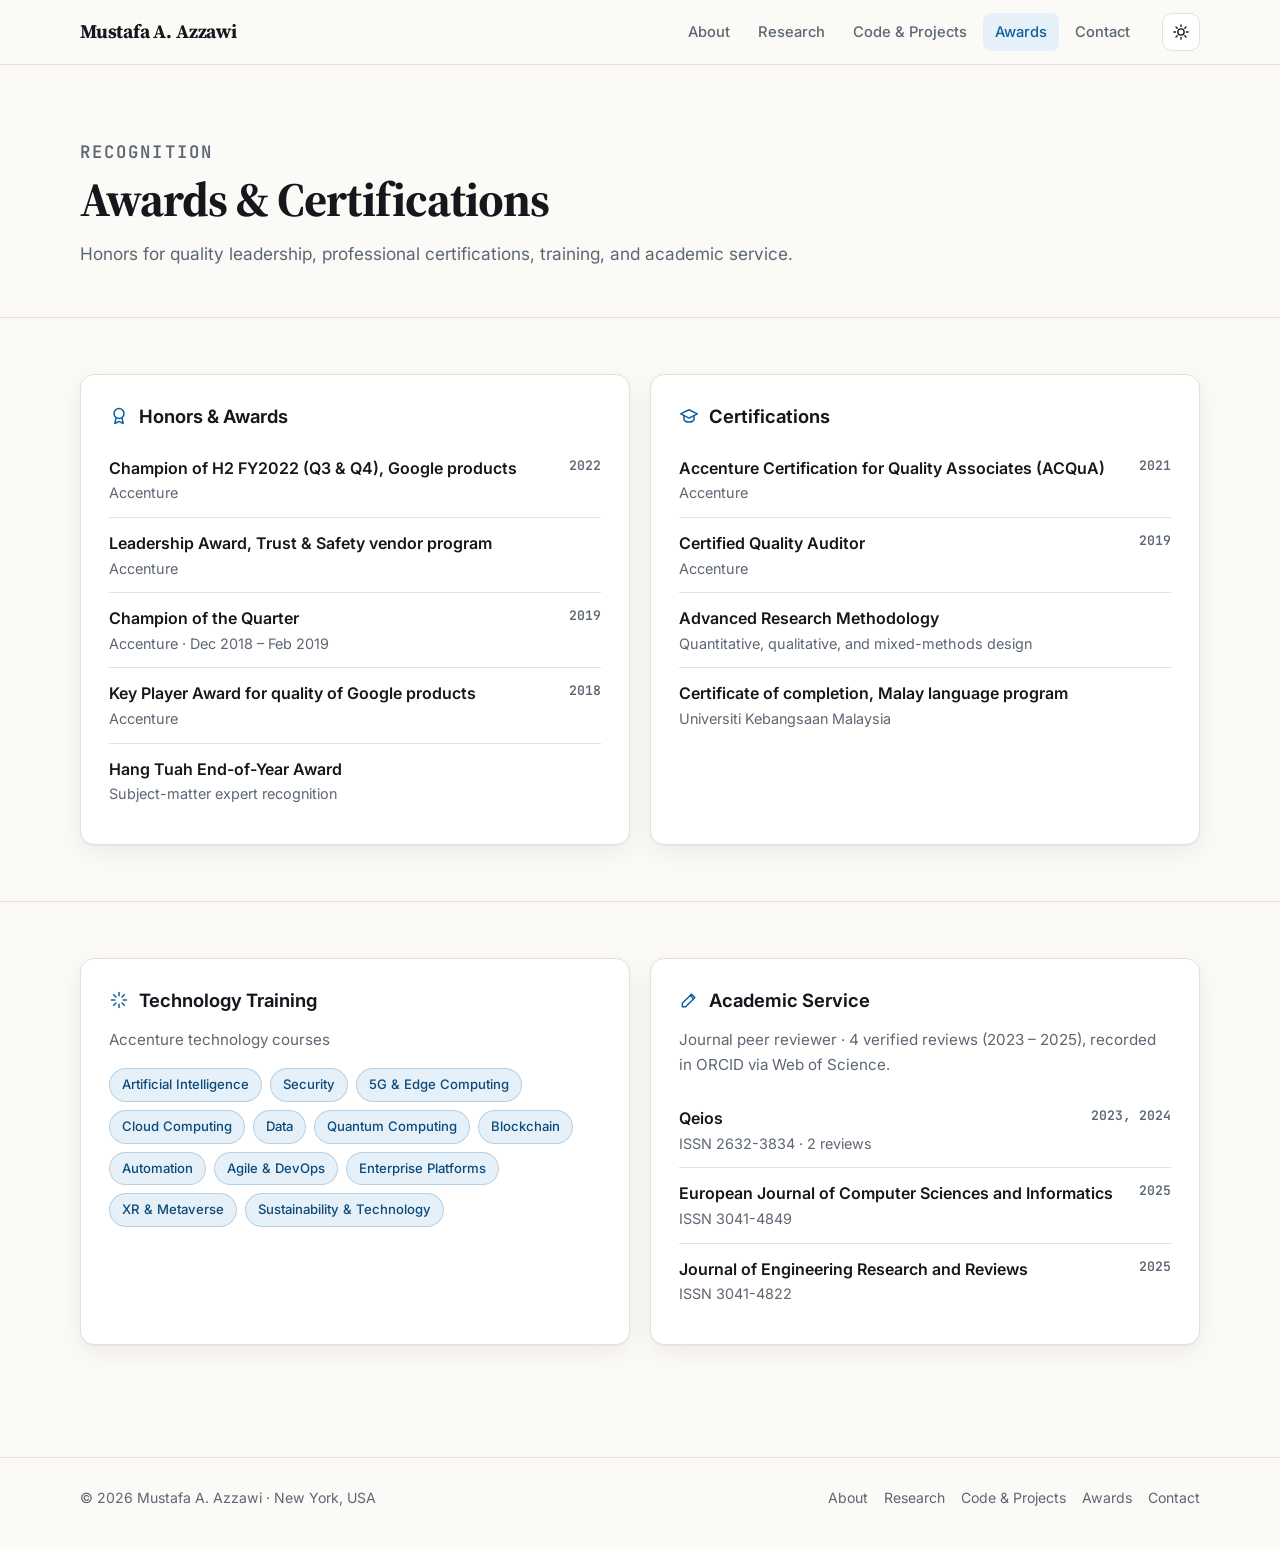
<file: certifications.html>
<!DOCTYPE html>
<html lang="en">
  <head>
    <meta charset="UTF-8" />
    <meta name="viewport" content="width=device-width, initial-scale=1.0" />
    <title>Awards & Certifications — Mustafa A. Azzawi</title>
    <meta name="description" content="Honors, certifications, training, and academic service of Mustafa A. Azzawi." />
    <meta name="author" content="Mustafa A. Azzawi" />
    <meta property="og:title" content="Awards & Certifications — Mustafa A. Azzawi" />
    <meta property="og:description" content="Honors, certifications, training, and academic service of Mustafa A. Azzawi." />
    <meta property="og:type" content="website" />
    <meta property="og:url" content="https://azzawi91.github.io/certifications.html" />
    <meta property="og:image" content="https://avatars.githubusercontent.com/u/116426379" />
    <link rel="icon" href="data:image/svg+xml,%3Csvg xmlns='http://www.w3.org/2000/svg' viewBox='0 0 64 64'%3E%3Crect width='64' height='64' rx='14' fill='%230f5f9c'/%3E%3Ctext x='50%25' y='56%25' text-anchor='middle' dominant-baseline='middle' font-family='Georgia,serif' font-size='30' font-weight='700' fill='white'%3EMA%3C/text%3E%3C/svg%3E" />
    <link rel="preconnect" href="https://fonts.googleapis.com" />
    <link rel="preconnect" href="https://fonts.gstatic.com" crossorigin />
    <link href="https://fonts.googleapis.com/css2?family=Inter:wght@400;500;600;700&amp;family=JetBrains+Mono:wght@500;600&amp;family=Source+Serif+4:opsz,wght@8..60,600;8..60,700&amp;display=swap" rel="stylesheet" />
    <script>
      (function () {
        var t = null;
        try { t = localStorage.getItem("theme"); } catch (e) {}
        var d = window.matchMedia && window.matchMedia("(prefers-color-scheme: dark)").matches;
        document.documentElement.setAttribute("data-theme", t || (d ? "dark" : "light"));
        document.documentElement.classList.add("js");
      })();
    </script>
    <link rel="stylesheet" href="assets/styles.css?v=2026-11-07" />
  </head>
  <body data-page="awards">
    <a class="skip-link" href="#main">Skip to content</a>
    <header class="site-header">
      <div class="container header-inner">
        <a class="brand" href="index.html">Mustafa A. Azzawi</a>
        <button class="icon-btn nav-toggle" type="button" aria-label="Toggle navigation" aria-expanded="false"><svg viewBox="0 0 24 24" fill="none" stroke="currentColor" stroke-width="1.8" stroke-linecap="round" stroke-linejoin="round" aria-hidden="true"><path d="M4 7h16M4 12h16M4 17h16"/></svg></button>
        <nav class="site-nav" aria-label="Primary navigation">
          <a href="index.html" data-nav="about">About</a>
          <a href="research.html" data-nav="research">Research</a>
          <a href="projects.html" data-nav="projects">Code &amp; Projects</a>
          <a href="certifications.html" data-nav="awards">Awards</a>
          <a href="contact.html" data-nav="contact">Contact</a>
        </nav>
        <button class="icon-btn theme-toggle" type="button" aria-label="Toggle color mode" title="Toggle color mode"><svg class="sun" viewBox="0 0 24 24" fill="none" stroke="currentColor" stroke-width="1.8" stroke-linecap="round" aria-hidden="true"><circle cx="12" cy="12" r="4.2"/><path d="M12 2.5v2.2M12 19.3v2.2M2.5 12h2.2M19.3 12h2.2M5.3 5.3l1.6 1.6M17.1 17.1l1.6 1.6M5.3 18.7l1.6-1.6M17.1 6.9l1.6-1.6"/></svg><svg class="moon" viewBox="0 0 24 24" fill="none" stroke="currentColor" stroke-width="1.8" stroke-linecap="round" stroke-linejoin="round" aria-hidden="true"><path d="M20.5 14.5A8.5 8.5 0 1 1 9.5 3.5a7 7 0 0 0 11 11z"/></svg></button>
      </div>
    </header>

    <main id="main">
      <section class="page-head">
        <div class="container">
          <p class="eyebrow">Recognition</p>
          <h1>Awards &amp; Certifications</h1>
          <p>Honors for quality leadership, professional certifications, training, and academic service.</p>
        </div>
      </section>

      <section class="section">
        <div class="container">
          <div class="grid-2">
            <article class="card reveal">
              <h3><svg viewBox="0 0 24 24" fill="none" stroke="currentColor" stroke-width="1.8" stroke-linecap="round" stroke-linejoin="round" aria-hidden="true"><circle cx="12" cy="9" r="6"/><path d="m8.5 14 -1.5 7 5-2.5 5 2.5-1.5-7"/></svg> Honors &amp; Awards</h3>
            <ul class="list-plain">
              <li><div><div class="t">Champion of H2 FY2022 (Q3 &amp; Q4), Google products</div><div class="d">Accenture</div></div><span class="y">2022</span></li>
              <li><div><div class="t">Leadership Award, Trust &amp; Safety vendor program</div><div class="d">Accenture</div></div><span class="y"></span></li>
              <li><div><div class="t">Champion of the Quarter</div><div class="d">Accenture &middot; Dec 2018 – Feb 2019</div></div><span class="y">2019</span></li>
              <li><div><div class="t">Key Player Award for quality of Google products</div><div class="d">Accenture</div></div><span class="y">2018</span></li>
              <li><div><div class="t">Hang Tuah End-of-Year Award</div><div class="d">Subject-matter expert recognition</div></div><span class="y"></span></li>
            </ul>
            </article>
            <article class="card reveal">
              <h3><svg viewBox="0 0 24 24" fill="none" stroke="currentColor" stroke-width="1.8" stroke-linecap="round" stroke-linejoin="round" aria-hidden="true"><path d="M2 9.5 12 4.5l10 5-10 5z"/><path d="M6 11.5v4.8c0 1.4 2.7 2.9 6 2.9s6-1.5 6-2.9v-4.8"/></svg> Certifications</h3>
            <ul class="list-plain">
              <li><div><div class="t">Accenture Certification for Quality Associates (ACQuA)</div><div class="d">Accenture</div></div><span class="y">2021</span></li>
              <li><div><div class="t">Certified Quality Auditor</div><div class="d">Accenture</div></div><span class="y">2019</span></li>
              <li><div><div class="t">Advanced Research Methodology</div><div class="d">Quantitative, qualitative, and mixed-methods design</div></div><span class="y"></span></li>
              <li><div><div class="t">Certificate of completion, Malay language program</div><div class="d">Universiti Kebangsaan Malaysia</div></div><span class="y"></span></li>
            </ul>
            </article>
          </div>
        </div>
      </section>

      <section class="section">
        <div class="container">
          <div class="grid-2">
            <article class="card reveal">
              <h3><svg viewBox="0 0 24 24" fill="none" stroke="currentColor" stroke-width="1.8" stroke-linecap="round" stroke-linejoin="round" aria-hidden="true"><path d="M12 3v4M12 17v4M3 12h4M17 12h4M5.6 5.6l2.8 2.8M15.6 15.6l2.8 2.8M5.6 18.4l2.8-2.8M15.6 8.4l2.8-2.8"/></svg> Technology Training</h3>
              <p style="color:var(--muted);font-size:.95rem">Accenture technology courses</p>
              <ul class="chips"><li>Artificial Intelligence</li><li>Security</li><li>5G &amp; Edge Computing</li><li>Cloud Computing</li><li>Data</li><li>Quantum Computing</li><li>Blockchain</li><li>Automation</li><li>Agile &amp; DevOps</li><li>Enterprise Platforms</li><li>XR &amp; Metaverse</li><li>Sustainability &amp; Technology</li></ul>
            </article>
            <article class="card reveal">
              <h3><svg viewBox="0 0 24 24" fill="none" stroke="currentColor" stroke-width="1.8" stroke-linecap="round" stroke-linejoin="round" aria-hidden="true"><path d="M4 20h4L19 9l-4-4L4 16z"/><path d="m13.5 6.5 4 4"/></svg> Academic Service</h3>
              <p style="color:var(--muted);font-size:.95rem">Journal peer reviewer &middot; 4 verified reviews (2023 – 2025), recorded in ORCID via Web of Science.</p>
            <ul class="list-plain">
              <li><div><div class="t">Qeios</div><div class="d">ISSN 2632-3834 &middot; 2 reviews</div></div><span class="y">2023, 2024</span></li>
              <li><div><div class="t">European Journal of Computer Sciences and Informatics</div><div class="d">ISSN 3041-4849</div></div><span class="y">2025</span></li>
              <li><div><div class="t">Journal of Engineering Research and Reviews</div><div class="d">ISSN 3041-4822</div></div><span class="y">2025</span></li>
            </ul>
            </article>
          </div>
        </div>
      </section>
    </main>

    <footer class="site-footer">
      <div class="container footer-inner">
        <span>&copy; <span data-year>2026</span> Mustafa A. Azzawi &middot; New York, USA</span>
        <nav aria-label="Footer navigation"><a href="index.html">About</a> <a href="research.html">Research</a> <a href="projects.html">Code &amp; Projects</a> <a href="certifications.html">Awards</a> <a href="contact.html">Contact</a></nav>
      </div>
    </footer>
    <script src="assets/main.js?v=2026-11-07"></script>
  </body>
</html>
</file>
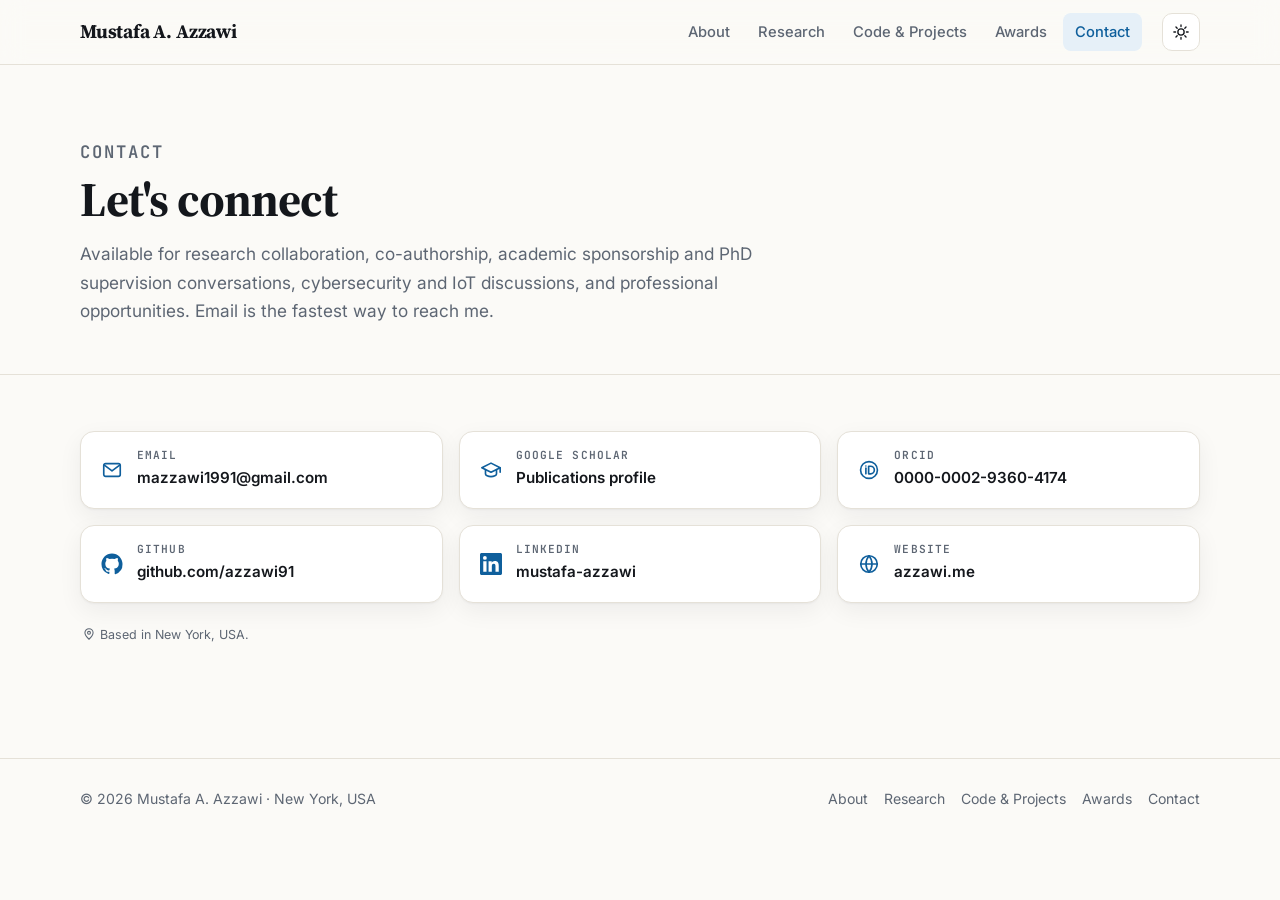
<file: contact.html>
<!DOCTYPE html>
<html lang="en">
  <head>
    <meta charset="UTF-8" />
    <meta name="viewport" content="width=device-width, initial-scale=1.0" />
    <title>Contact — Mustafa A. Azzawi</title>
    <meta name="description" content="Contact Mustafa A. Azzawi for research collaboration, co-authorship, and PhD supervision conversations." />
    <meta name="author" content="Mustafa A. Azzawi" />
    <meta property="og:title" content="Contact — Mustafa A. Azzawi" />
    <meta property="og:description" content="Contact Mustafa A. Azzawi for research collaboration, co-authorship, and PhD supervision conversations." />
    <meta property="og:type" content="website" />
    <meta property="og:url" content="https://azzawi91.github.io/contact.html" />
    <meta property="og:image" content="https://avatars.githubusercontent.com/u/116426379" />
    <link rel="icon" href="data:image/svg+xml,%3Csvg xmlns='http://www.w3.org/2000/svg' viewBox='0 0 64 64'%3E%3Crect width='64' height='64' rx='14' fill='%230f5f9c'/%3E%3Ctext x='50%25' y='56%25' text-anchor='middle' dominant-baseline='middle' font-family='Georgia,serif' font-size='30' font-weight='700' fill='white'%3EMA%3C/text%3E%3C/svg%3E" />
    <link rel="preconnect" href="https://fonts.googleapis.com" />
    <link rel="preconnect" href="https://fonts.gstatic.com" crossorigin />
    <link href="https://fonts.googleapis.com/css2?family=Inter:wght@400;500;600;700&amp;family=JetBrains+Mono:wght@500;600&amp;family=Source+Serif+4:opsz,wght@8..60,600;8..60,700&amp;display=swap" rel="stylesheet" />
    <script>
      (function () {
        var t = null;
        try { t = localStorage.getItem("theme"); } catch (e) {}
        var d = window.matchMedia && window.matchMedia("(prefers-color-scheme: dark)").matches;
        document.documentElement.setAttribute("data-theme", t || (d ? "dark" : "light"));
        document.documentElement.classList.add("js");
      })();
    </script>
    <link rel="stylesheet" href="assets/styles.css?v=2026-11-07" />
  </head>
  <body data-page="contact">
    <a class="skip-link" href="#main">Skip to content</a>
    <header class="site-header">
      <div class="container header-inner">
        <a class="brand" href="index.html">Mustafa A. Azzawi</a>
        <button class="icon-btn nav-toggle" type="button" aria-label="Toggle navigation" aria-expanded="false"><svg viewBox="0 0 24 24" fill="none" stroke="currentColor" stroke-width="1.8" stroke-linecap="round" stroke-linejoin="round" aria-hidden="true"><path d="M4 7h16M4 12h16M4 17h16"/></svg></button>
        <nav class="site-nav" aria-label="Primary navigation">
          <a href="index.html" data-nav="about">About</a>
          <a href="research.html" data-nav="research">Research</a>
          <a href="projects.html" data-nav="projects">Code &amp; Projects</a>
          <a href="certifications.html" data-nav="awards">Awards</a>
          <a href="contact.html" data-nav="contact">Contact</a>
        </nav>
        <button class="icon-btn theme-toggle" type="button" aria-label="Toggle color mode" title="Toggle color mode"><svg class="sun" viewBox="0 0 24 24" fill="none" stroke="currentColor" stroke-width="1.8" stroke-linecap="round" aria-hidden="true"><circle cx="12" cy="12" r="4.2"/><path d="M12 2.5v2.2M12 19.3v2.2M2.5 12h2.2M19.3 12h2.2M5.3 5.3l1.6 1.6M17.1 17.1l1.6 1.6M5.3 18.7l1.6-1.6M17.1 6.9l1.6-1.6"/></svg><svg class="moon" viewBox="0 0 24 24" fill="none" stroke="currentColor" stroke-width="1.8" stroke-linecap="round" stroke-linejoin="round" aria-hidden="true"><path d="M20.5 14.5A8.5 8.5 0 1 1 9.5 3.5a7 7 0 0 0 11 11z"/></svg></button>
      </div>
    </header>

    <main id="main">
      <section class="page-head">
        <div class="container">
          <p class="eyebrow">Contact</p>
          <h1>Let's connect</h1>
          <p>Available for research collaboration, co-authorship, academic sponsorship and PhD supervision conversations,
             cybersecurity and IoT discussions, and professional opportunities. Email is the fastest way to reach me.</p>
        </div>
      </section>

      <section class="section">
        <div class="container">
          <div class="contact-grid">
            <a class="contact-card reveal" href="mailto:mazzawi1991@gmail.com"><svg viewBox="0 0 24 24" fill="none" stroke="currentColor" stroke-width="1.8" stroke-linecap="round" stroke-linejoin="round" aria-hidden="true"><rect x="3" y="5" width="18" height="14" rx="2"/><path d="m4 7 8 6 8-6"/></svg><div><div class="lbl">Email</div><div class="val">mazzawi1991@gmail.com</div></div></a>
            <a class="contact-card reveal" href="https://scholar.google.com/citations?user=7yiUcQ4AAAAJ&amp;hl=en" target="_blank" rel="noopener"><svg viewBox="0 0 24 24" fill="none" stroke="currentColor" stroke-width="1.8" stroke-linecap="round" stroke-linejoin="round" aria-hidden="true"><path d="M2 9.5 12 4.5l10 5-10 5z"/><path d="M6 11.5v4.8c0 1.4 2.7 2.9 6 2.9s6-1.5 6-2.9v-4.8"/><path d="M22 9.5v5"/></svg><div><div class="lbl">Google Scholar</div><div class="val">Publications profile</div></div></a>
            <a class="contact-card reveal" href="https://orcid.org/0000-0002-9360-4174" target="_blank" rel="noopener"><svg viewBox="0 0 24 24" fill="none" stroke="currentColor" stroke-width="1.8" stroke-linecap="round" stroke-linejoin="round" aria-hidden="true"><circle cx="12" cy="12" r="9.2"/><path d="M8.6 10v6.2"/><path d="M8.6 7.6v.01"/><path d="M11.6 7.9h2.1a4.15 4.15 0 0 1 0 8.3h-2.1z"/></svg><div><div class="lbl">ORCID</div><div class="val">0000-0002-9360-4174</div></div></a>
            <a class="contact-card reveal" href="https://github.com/azzawi91" target="_blank" rel="noopener"><svg viewBox="0 0 24 24" fill="currentColor" aria-hidden="true"><path d="M12 .5C5.65.5.5 5.65.5 12a11.5 11.5 0 0 0 7.86 10.92c.58.1.79-.25.79-.56v-2c-3.2.7-3.87-1.37-3.87-1.37-.53-1.33-1.28-1.69-1.28-1.69-1.05-.72.08-.7.08-.7 1.16.08 1.77 1.19 1.77 1.19 1.03 1.77 2.7 1.26 3.36.96.1-.75.4-1.26.73-1.55-2.55-.29-5.24-1.28-5.24-5.69 0-1.26.45-2.29 1.19-3.1-.12-.29-.52-1.46.11-3.05 0 0 .97-.31 3.17 1.18a11 11 0 0 1 5.77 0c2.2-1.49 3.17-1.18 3.17-1.18.63 1.59.23 2.76.11 3.05.74.81 1.19 1.84 1.19 3.1 0 4.42-2.7 5.4-5.26 5.68.41.36.78 1.06.78 2.14v3.17c0 .31.21.67.8.56A11.5 11.5 0 0 0 23.5 12C23.5 5.65 18.35.5 12 .5z"/></svg><div><div class="lbl">GitHub</div><div class="val">github.com/azzawi91</div></div></a>
            <a class="contact-card reveal" href="https://www.linkedin.com/in/mustafa-azzawi/" target="_blank" rel="noopener"><svg viewBox="0 0 24 24" fill="currentColor" aria-hidden="true"><path d="M20.45 20.45h-3.56v-5.57c0-1.33-.02-3.04-1.85-3.04-1.85 0-2.14 1.45-2.14 2.94v5.67H9.34V9h3.42v1.56h.05c.48-.9 1.64-1.85 3.37-1.85 3.6 0 4.27 2.37 4.27 5.46v6.28zM5.34 7.43a2.06 2.06 0 1 1 0-4.13 2.06 2.06 0 0 1 0 4.13zM7.12 20.45H3.56V9h3.56v11.45zM22.22 0H1.77C.79 0 0 .77 0 1.73v20.54C0 23.23.79 24 1.77 24h20.45c.98 0 1.78-.77 1.78-1.73V1.73C24 .77 23.2 0 22.22 0z"/></svg><div><div class="lbl">LinkedIn</div><div class="val">mustafa-azzawi</div></div></a>
            <a class="contact-card reveal" href="https://www.azzawi.me/" target="_blank" rel="noopener"><svg viewBox="0 0 24 24" fill="none" stroke="currentColor" stroke-width="1.8" stroke-linecap="round" stroke-linejoin="round" aria-hidden="true"><circle cx="12" cy="12" r="9"/><path d="M3 12h18M12 3a14 14 0 0 1 0 18M12 3a14 14 0 0 0 0 18"/></svg><div><div class="lbl">Website</div><div class="val">azzawi.me</div></div></a>
          </div>
          <p class="stats-note" style="margin-top:22px"><svg style="width:14px;height:14px;vertical-align:-2px" viewBox="0 0 24 24" fill="none" stroke="currentColor" stroke-width="1.8" stroke-linecap="round" stroke-linejoin="round" aria-hidden="true"><path d="M12 21s-7-6.2-7-11a7 7 0 0 1 14 0c0 4.8-7 11-7 11z"/><circle cx="12" cy="10" r="2.5"/></svg> Based in New York, USA.</p>
        </div>
      </section>
    </main>

    <footer class="site-footer">
      <div class="container footer-inner">
        <span>&copy; <span data-year>2026</span> Mustafa A. Azzawi &middot; New York, USA</span>
        <nav aria-label="Footer navigation"><a href="index.html">About</a> <a href="research.html">Research</a> <a href="projects.html">Code &amp; Projects</a> <a href="certifications.html">Awards</a> <a href="contact.html">Contact</a></nav>
      </div>
    </footer>
    <script src="assets/main.js?v=2026-11-07"></script>
  </body>
</html>
</file>
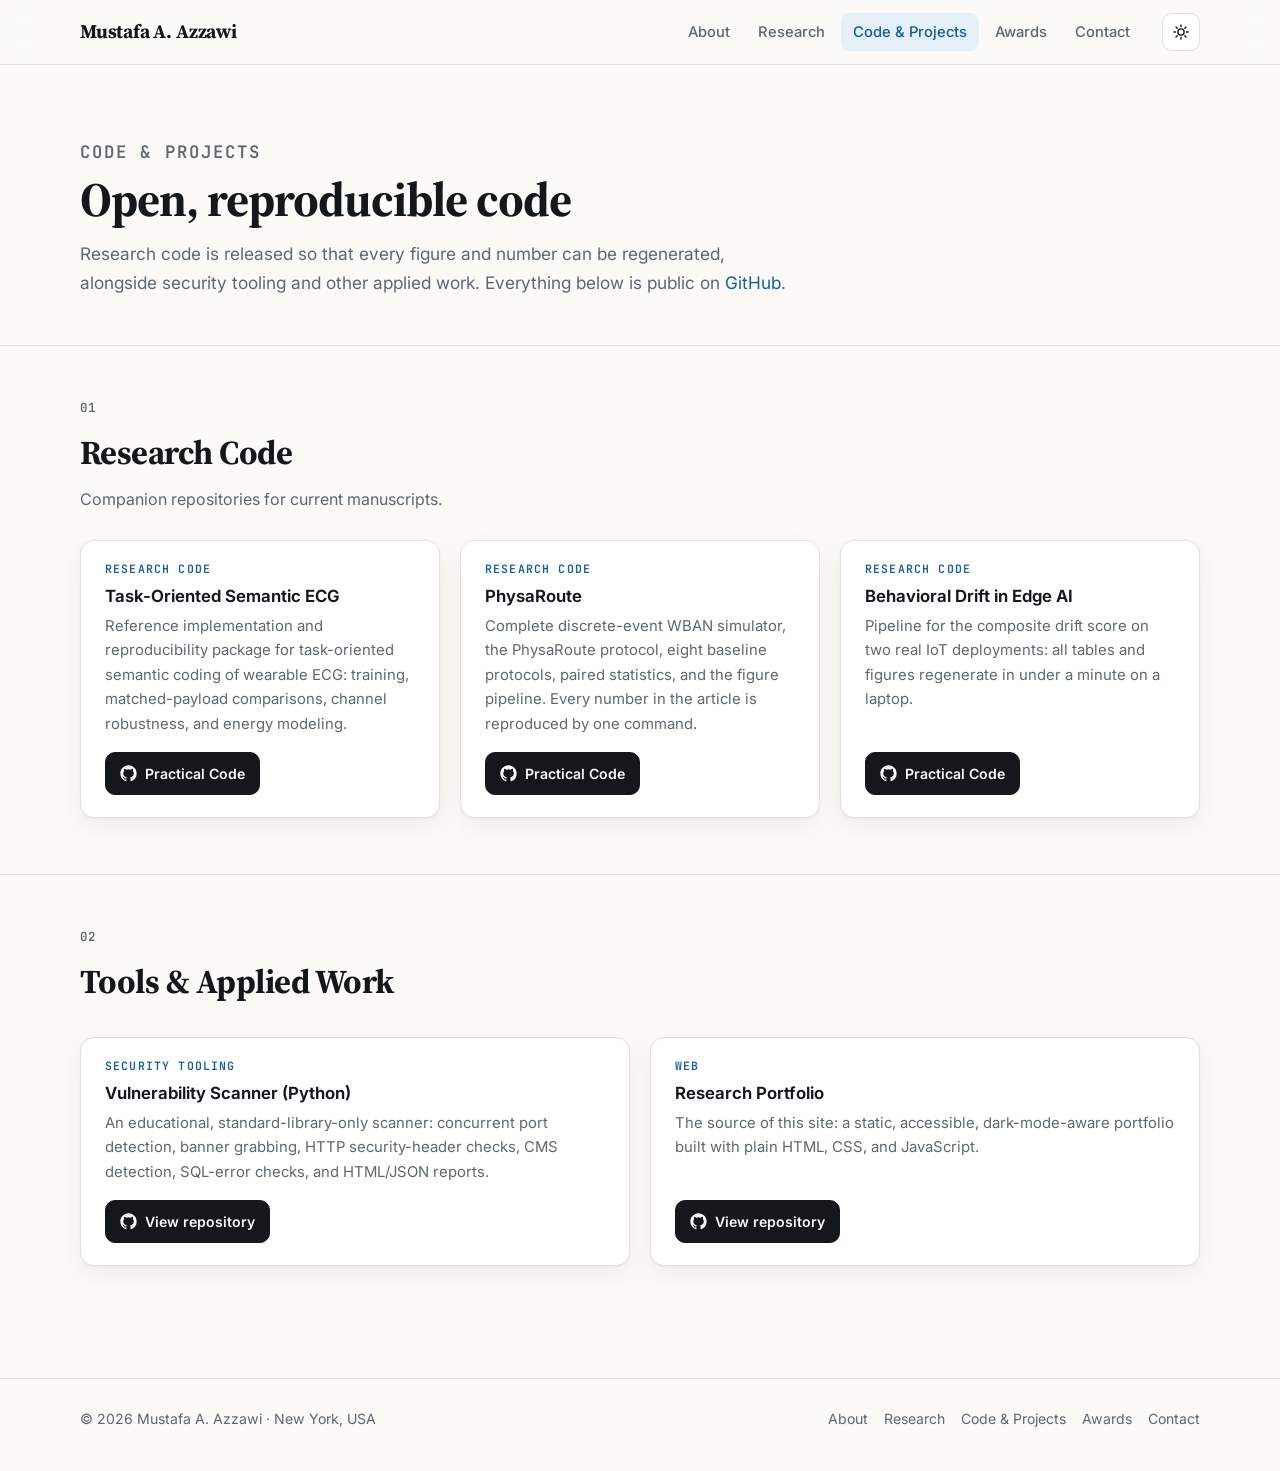
<file: projects.html>
<!DOCTYPE html>
<html lang="en">
  <head>
    <meta charset="UTF-8" />
    <meta name="viewport" content="width=device-width, initial-scale=1.0" />
    <title>Code & Projects — Mustafa A. Azzawi</title>
    <meta name="description" content="Open, reproducible research code and security tooling by Mustafa A. Azzawi." />
    <meta name="author" content="Mustafa A. Azzawi" />
    <meta property="og:title" content="Code & Projects — Mustafa A. Azzawi" />
    <meta property="og:description" content="Open, reproducible research code and security tooling by Mustafa A. Azzawi." />
    <meta property="og:type" content="website" />
    <meta property="og:url" content="https://azzawi91.github.io/projects.html" />
    <meta property="og:image" content="https://avatars.githubusercontent.com/u/116426379" />
    <link rel="icon" href="data:image/svg+xml,%3Csvg xmlns='http://www.w3.org/2000/svg' viewBox='0 0 64 64'%3E%3Crect width='64' height='64' rx='14' fill='%230f5f9c'/%3E%3Ctext x='50%25' y='56%25' text-anchor='middle' dominant-baseline='middle' font-family='Georgia,serif' font-size='30' font-weight='700' fill='white'%3EMA%3C/text%3E%3C/svg%3E" />
    <link rel="preconnect" href="https://fonts.googleapis.com" />
    <link rel="preconnect" href="https://fonts.gstatic.com" crossorigin />
    <link href="https://fonts.googleapis.com/css2?family=Inter:wght@400;500;600;700&amp;family=JetBrains+Mono:wght@500;600&amp;family=Source+Serif+4:opsz,wght@8..60,600;8..60,700&amp;display=swap" rel="stylesheet" />
    <script>
      (function () {
        var t = null;
        try { t = localStorage.getItem("theme"); } catch (e) {}
        var d = window.matchMedia && window.matchMedia("(prefers-color-scheme: dark)").matches;
        document.documentElement.setAttribute("data-theme", t || (d ? "dark" : "light"));
        document.documentElement.classList.add("js");
      })();
    </script>
    <link rel="stylesheet" href="assets/styles.css?v=2026-11-07" />
  </head>
  <body data-page="projects">
    <a class="skip-link" href="#main">Skip to content</a>
    <header class="site-header">
      <div class="container header-inner">
        <a class="brand" href="index.html">Mustafa A. Azzawi</a>
        <button class="icon-btn nav-toggle" type="button" aria-label="Toggle navigation" aria-expanded="false"><svg viewBox="0 0 24 24" fill="none" stroke="currentColor" stroke-width="1.8" stroke-linecap="round" stroke-linejoin="round" aria-hidden="true"><path d="M4 7h16M4 12h16M4 17h16"/></svg></button>
        <nav class="site-nav" aria-label="Primary navigation">
          <a href="index.html" data-nav="about">About</a>
          <a href="research.html" data-nav="research">Research</a>
          <a href="projects.html" data-nav="projects">Code &amp; Projects</a>
          <a href="certifications.html" data-nav="awards">Awards</a>
          <a href="contact.html" data-nav="contact">Contact</a>
        </nav>
        <button class="icon-btn theme-toggle" type="button" aria-label="Toggle color mode" title="Toggle color mode"><svg class="sun" viewBox="0 0 24 24" fill="none" stroke="currentColor" stroke-width="1.8" stroke-linecap="round" aria-hidden="true"><circle cx="12" cy="12" r="4.2"/><path d="M12 2.5v2.2M12 19.3v2.2M2.5 12h2.2M19.3 12h2.2M5.3 5.3l1.6 1.6M17.1 17.1l1.6 1.6M5.3 18.7l1.6-1.6M17.1 6.9l1.6-1.6"/></svg><svg class="moon" viewBox="0 0 24 24" fill="none" stroke="currentColor" stroke-width="1.8" stroke-linecap="round" stroke-linejoin="round" aria-hidden="true"><path d="M20.5 14.5A8.5 8.5 0 1 1 9.5 3.5a7 7 0 0 0 11 11z"/></svg></button>
      </div>
    </header>

    <main id="main">
      <section class="page-head">
        <div class="container">
          <p class="eyebrow">Code &amp; Projects</p>
          <h1>Open, reproducible code</h1>
          <p>Research code is released so that every figure and number can be regenerated, alongside security tooling
             and other applied work. Everything below is public on <a href="https://github.com/azzawi91" target="_blank" rel="noopener">GitHub</a>.</p>
        </div>
      </section>

      <section class="section">
        <div class="container">
          <div class="section-head">
            <div><span class="section-num">01</span><h2>Research Code</h2><p>Companion repositories for current manuscripts.</p></div>
            
          </div>
          <div class="grid-3">
            <article class="tile code-tile reveal"><span class="k">Research code</span><h3>Task-Oriented Semantic ECG</h3><p>Reference implementation and reproducibility package for task-oriented semantic coding of wearable ECG: training, matched-payload comparisons, channel robustness, and energy modeling.</p>
              <a class="btn primary" href="https://github.com/azzawi91/task-oriented-semantic-ecg" target="_blank" rel="noopener"><svg viewBox="0 0 24 24" fill="currentColor" aria-hidden="true"><path d="M12 .5C5.65.5.5 5.65.5 12a11.5 11.5 0 0 0 7.86 10.92c.58.1.79-.25.79-.56v-2c-3.2.7-3.87-1.37-3.87-1.37-.53-1.33-1.28-1.69-1.28-1.69-1.05-.72.08-.7.08-.7 1.16.08 1.77 1.19 1.77 1.19 1.03 1.77 2.7 1.26 3.36.96.1-.75.4-1.26.73-1.55-2.55-.29-5.24-1.28-5.24-5.69 0-1.26.45-2.29 1.19-3.1-.12-.29-.52-1.46.11-3.05 0 0 .97-.31 3.17 1.18a11 11 0 0 1 5.77 0c2.2-1.49 3.17-1.18 3.17-1.18.63 1.59.23 2.76.11 3.05.74.81 1.19 1.84 1.19 3.1 0 4.42-2.7 5.4-5.26 5.68.41.36.78 1.06.78 2.14v3.17c0 .31.21.67.8.56A11.5 11.5 0 0 0 23.5 12C23.5 5.65 18.35.5 12 .5z"/></svg> Practical Code</a></article>
            <article class="tile code-tile reveal"><span class="k">Research code</span><h3>PhysaRoute</h3><p>Complete discrete-event WBAN simulator, the PhysaRoute protocol, eight baseline protocols, paired statistics, and the figure pipeline. Every number in the article is reproduced by one command.</p>
              <a class="btn primary" href="https://github.com/azzawi91/PhysaRoute" target="_blank" rel="noopener"><svg viewBox="0 0 24 24" fill="currentColor" aria-hidden="true"><path d="M12 .5C5.65.5.5 5.65.5 12a11.5 11.5 0 0 0 7.86 10.92c.58.1.79-.25.79-.56v-2c-3.2.7-3.87-1.37-3.87-1.37-.53-1.33-1.28-1.69-1.28-1.69-1.05-.72.08-.7.08-.7 1.16.08 1.77 1.19 1.77 1.19 1.03 1.77 2.7 1.26 3.36.96.1-.75.4-1.26.73-1.55-2.55-.29-5.24-1.28-5.24-5.69 0-1.26.45-2.29 1.19-3.1-.12-.29-.52-1.46.11-3.05 0 0 .97-.31 3.17 1.18a11 11 0 0 1 5.77 0c2.2-1.49 3.17-1.18 3.17-1.18.63 1.59.23 2.76.11 3.05.74.81 1.19 1.84 1.19 3.1 0 4.42-2.7 5.4-5.26 5.68.41.36.78 1.06.78 2.14v3.17c0 .31.21.67.8.56A11.5 11.5 0 0 0 23.5 12C23.5 5.65 18.35.5 12 .5z"/></svg> Practical Code</a></article>
            <article class="tile code-tile reveal"><span class="k">Research code</span><h3>Behavioral Drift in Edge AI</h3><p>Pipeline for the composite drift score on two real IoT deployments: all tables and figures regenerate in under a minute on a laptop.</p>
              <a class="btn primary" href="https://github.com/azzawi91/behavioral-drift-iot" target="_blank" rel="noopener"><svg viewBox="0 0 24 24" fill="currentColor" aria-hidden="true"><path d="M12 .5C5.65.5.5 5.65.5 12a11.5 11.5 0 0 0 7.86 10.92c.58.1.79-.25.79-.56v-2c-3.2.7-3.87-1.37-3.87-1.37-.53-1.33-1.28-1.69-1.28-1.69-1.05-.72.08-.7.08-.7 1.16.08 1.77 1.19 1.77 1.19 1.03 1.77 2.7 1.26 3.36.96.1-.75.4-1.26.73-1.55-2.55-.29-5.24-1.28-5.24-5.69 0-1.26.45-2.29 1.19-3.1-.12-.29-.52-1.46.11-3.05 0 0 .97-.31 3.17 1.18a11 11 0 0 1 5.77 0c2.2-1.49 3.17-1.18 3.17-1.18.63 1.59.23 2.76.11 3.05.74.81 1.19 1.84 1.19 3.1 0 4.42-2.7 5.4-5.26 5.68.41.36.78 1.06.78 2.14v3.17c0 .31.21.67.8.56A11.5 11.5 0 0 0 23.5 12C23.5 5.65 18.35.5 12 .5z"/></svg> Practical Code</a></article>
          </div>
        </div>
      </section>

      <section class="section">
        <div class="container">
          <div class="section-head">
            <div><span class="section-num">02</span><h2>Tools &amp; Applied Work</h2></div>
            
          </div>
          <div class="grid-2">
            <article class="tile code-tile reveal"><span class="k">Security tooling</span><h3>Vulnerability Scanner (Python)</h3><p>An educational, standard-library-only scanner: concurrent port detection, banner grabbing, HTTP security-header checks, CMS detection, SQL-error checks, and HTML/JSON reports.</p>
              <a class="btn primary" href="https://github.com/azzawi91/vulnerability-scanner-py" target="_blank" rel="noopener"><svg viewBox="0 0 24 24" fill="currentColor" aria-hidden="true"><path d="M12 .5C5.65.5.5 5.65.5 12a11.5 11.5 0 0 0 7.86 10.92c.58.1.79-.25.79-.56v-2c-3.2.7-3.87-1.37-3.87-1.37-.53-1.33-1.28-1.69-1.28-1.69-1.05-.72.08-.7.08-.7 1.16.08 1.77 1.19 1.77 1.19 1.03 1.77 2.7 1.26 3.36.96.1-.75.4-1.26.73-1.55-2.55-.29-5.24-1.28-5.24-5.69 0-1.26.45-2.29 1.19-3.1-.12-.29-.52-1.46.11-3.05 0 0 .97-.31 3.17 1.18a11 11 0 0 1 5.77 0c2.2-1.49 3.17-1.18 3.17-1.18.63 1.59.23 2.76.11 3.05.74.81 1.19 1.84 1.19 3.1 0 4.42-2.7 5.4-5.26 5.68.41.36.78 1.06.78 2.14v3.17c0 .31.21.67.8.56A11.5 11.5 0 0 0 23.5 12C23.5 5.65 18.35.5 12 .5z"/></svg> View repository</a></article>
            <article class="tile code-tile reveal"><span class="k">Web</span><h3>Research Portfolio</h3><p>The source of this site: a static, accessible, dark-mode-aware portfolio built with plain HTML, CSS, and JavaScript.</p>
              <a class="btn primary" href="https://github.com/azzawi91/azzawi91.github.io" target="_blank" rel="noopener"><svg viewBox="0 0 24 24" fill="currentColor" aria-hidden="true"><path d="M12 .5C5.65.5.5 5.65.5 12a11.5 11.5 0 0 0 7.86 10.92c.58.1.79-.25.79-.56v-2c-3.2.7-3.87-1.37-3.87-1.37-.53-1.33-1.28-1.69-1.28-1.69-1.05-.72.08-.7.08-.7 1.16.08 1.77 1.19 1.77 1.19 1.03 1.77 2.7 1.26 3.36.96.1-.75.4-1.26.73-1.55-2.55-.29-5.24-1.28-5.24-5.69 0-1.26.45-2.29 1.19-3.1-.12-.29-.52-1.46.11-3.05 0 0 .97-.31 3.17 1.18a11 11 0 0 1 5.77 0c2.2-1.49 3.17-1.18 3.17-1.18.63 1.59.23 2.76.11 3.05.74.81 1.19 1.84 1.19 3.1 0 4.42-2.7 5.4-5.26 5.68.41.36.78 1.06.78 2.14v3.17c0 .31.21.67.8.56A11.5 11.5 0 0 0 23.5 12C23.5 5.65 18.35.5 12 .5z"/></svg> View repository</a></article>
          </div>
        </div>
      </section>
    </main>

    <footer class="site-footer">
      <div class="container footer-inner">
        <span>&copy; <span data-year>2026</span> Mustafa A. Azzawi &middot; New York, USA</span>
        <nav aria-label="Footer navigation"><a href="index.html">About</a> <a href="research.html">Research</a> <a href="projects.html">Code &amp; Projects</a> <a href="certifications.html">Awards</a> <a href="contact.html">Contact</a></nav>
      </div>
    </footer>
    <script src="assets/main.js?v=2026-11-07"></script>
  </body>
</html>
</file>
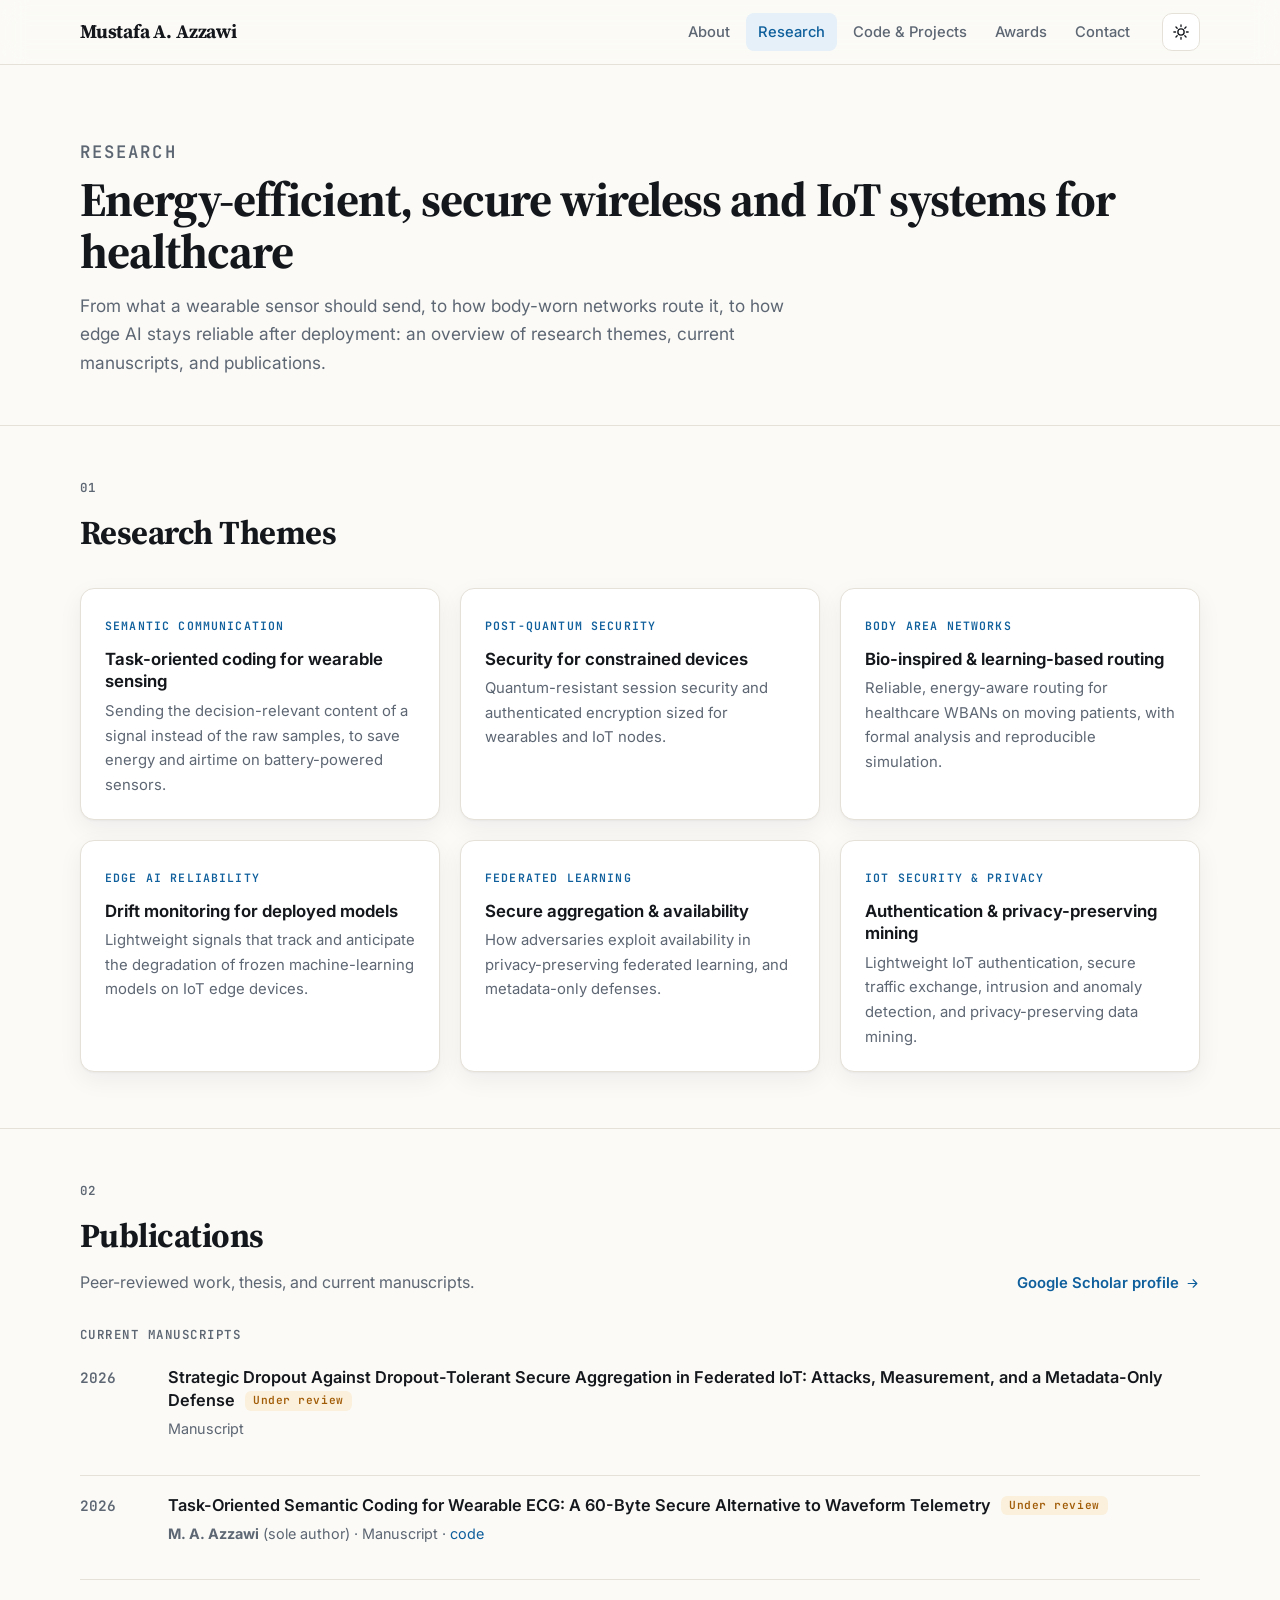
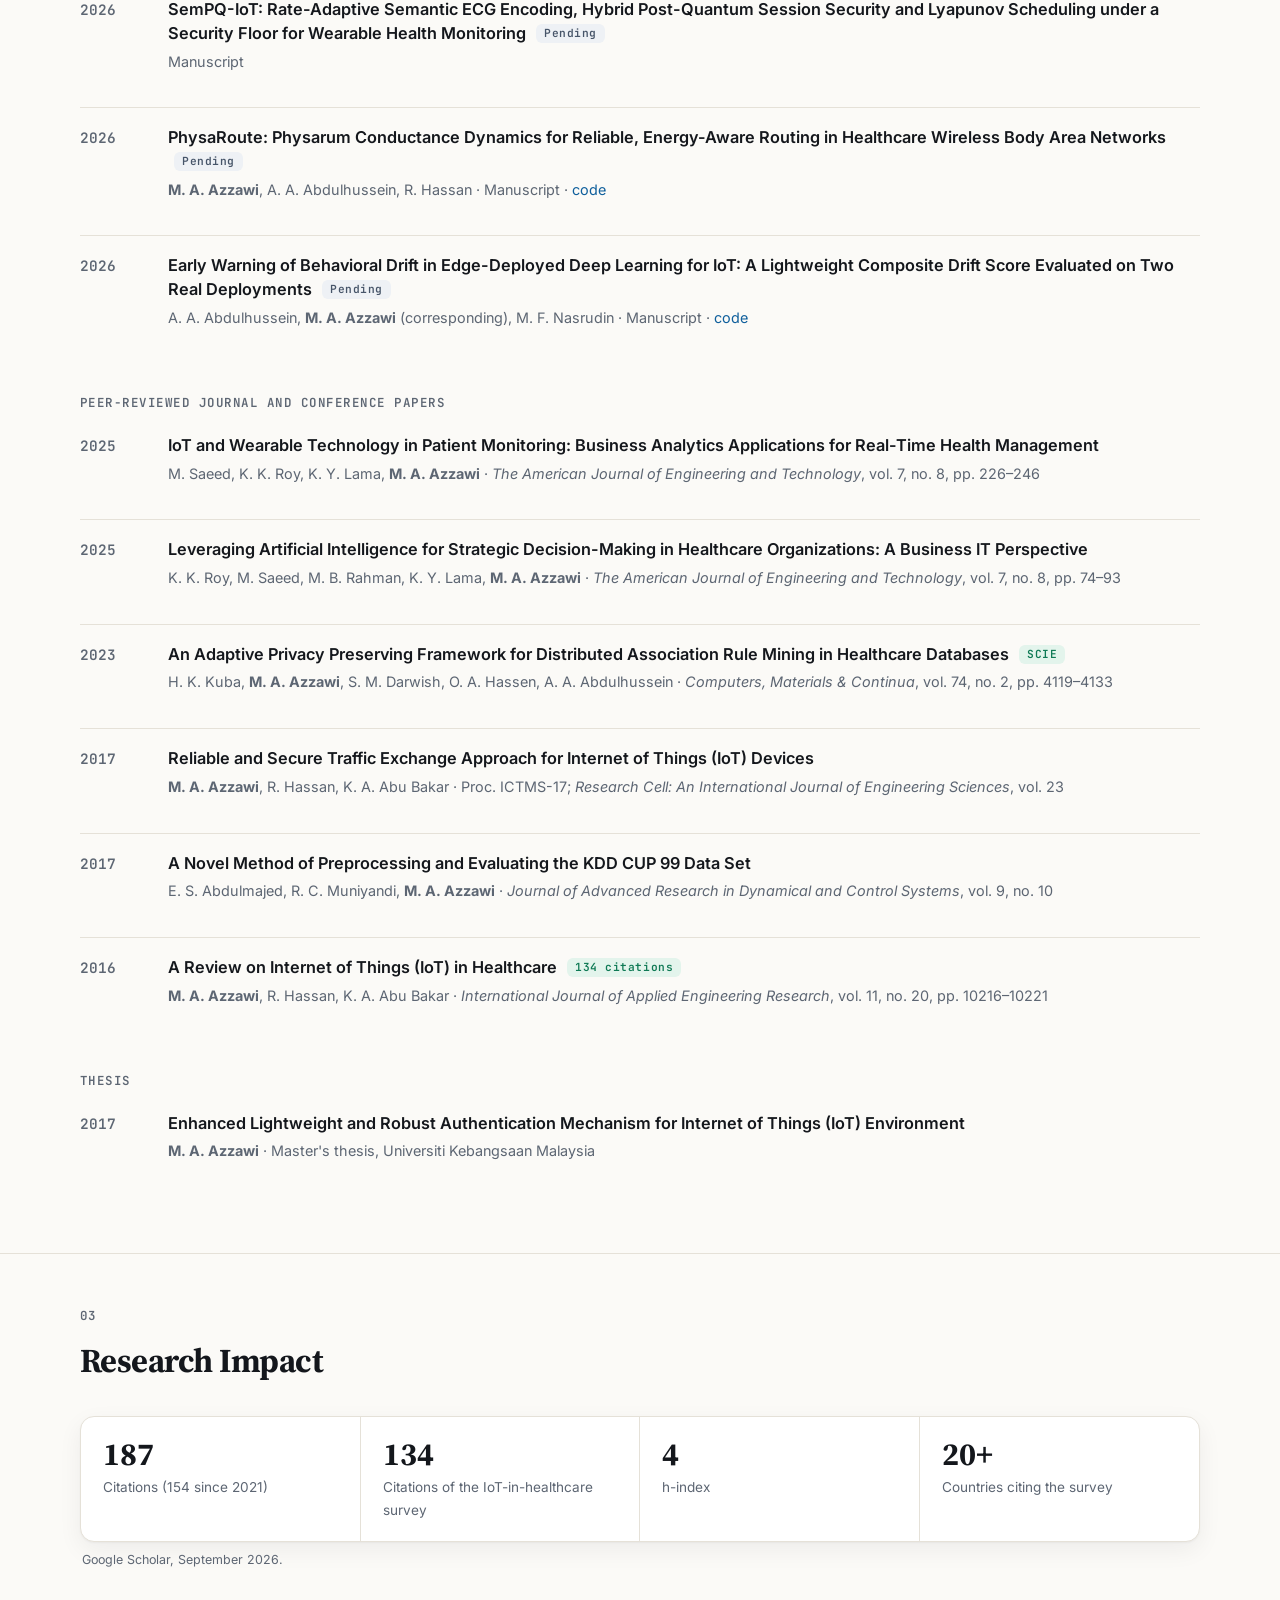
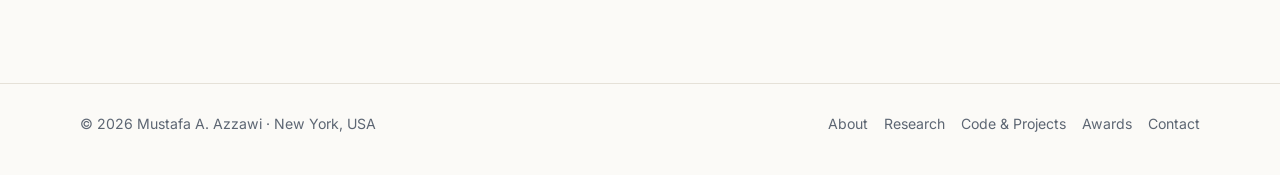
<file: research.html>
<!DOCTYPE html>
<html lang="en">
  <head>
    <meta charset="UTF-8" />
    <meta name="viewport" content="width=device-width, initial-scale=1.0" />
    <title>Research — Mustafa A. Azzawi</title>
    <meta name="description" content="Research themes, current manuscripts, and publications of Mustafa A. Azzawi: semantic communication, post-quantum security, WBAN routing, edge AI reliability, and federated learning security." />
    <meta name="author" content="Mustafa A. Azzawi" />
    <meta property="og:title" content="Research — Mustafa A. Azzawi" />
    <meta property="og:description" content="Research themes, current manuscripts, and publications of Mustafa A. Azzawi: semantic communication, post-quantum security, WBAN routing, edge AI reliability, and federated learning security." />
    <meta property="og:type" content="website" />
    <meta property="og:url" content="https://azzawi91.github.io/research.html" />
    <meta property="og:image" content="https://avatars.githubusercontent.com/u/116426379" />
    <link rel="icon" href="data:image/svg+xml,%3Csvg xmlns='http://www.w3.org/2000/svg' viewBox='0 0 64 64'%3E%3Crect width='64' height='64' rx='14' fill='%230f5f9c'/%3E%3Ctext x='50%25' y='56%25' text-anchor='middle' dominant-baseline='middle' font-family='Georgia,serif' font-size='30' font-weight='700' fill='white'%3EMA%3C/text%3E%3C/svg%3E" />
    <link rel="preconnect" href="https://fonts.googleapis.com" />
    <link rel="preconnect" href="https://fonts.gstatic.com" crossorigin />
    <link href="https://fonts.googleapis.com/css2?family=Inter:wght@400;500;600;700&amp;family=JetBrains+Mono:wght@500;600&amp;family=Source+Serif+4:opsz,wght@8..60,600;8..60,700&amp;display=swap" rel="stylesheet" />
    <script>
      (function () {
        var t = null;
        try { t = localStorage.getItem("theme"); } catch (e) {}
        var d = window.matchMedia && window.matchMedia("(prefers-color-scheme: dark)").matches;
        document.documentElement.setAttribute("data-theme", t || (d ? "dark" : "light"));
        document.documentElement.classList.add("js");
      })();
    </script>
    <link rel="stylesheet" href="assets/styles.css?v=2026-11-07" />
  </head>
  <body data-page="research">
    <a class="skip-link" href="#main">Skip to content</a>
    <header class="site-header">
      <div class="container header-inner">
        <a class="brand" href="index.html">Mustafa A. Azzawi</a>
        <button class="icon-btn nav-toggle" type="button" aria-label="Toggle navigation" aria-expanded="false"><svg viewBox="0 0 24 24" fill="none" stroke="currentColor" stroke-width="1.8" stroke-linecap="round" stroke-linejoin="round" aria-hidden="true"><path d="M4 7h16M4 12h16M4 17h16"/></svg></button>
        <nav class="site-nav" aria-label="Primary navigation">
          <a href="index.html" data-nav="about">About</a>
          <a href="research.html" data-nav="research">Research</a>
          <a href="projects.html" data-nav="projects">Code &amp; Projects</a>
          <a href="certifications.html" data-nav="awards">Awards</a>
          <a href="contact.html" data-nav="contact">Contact</a>
        </nav>
        <button class="icon-btn theme-toggle" type="button" aria-label="Toggle color mode" title="Toggle color mode"><svg class="sun" viewBox="0 0 24 24" fill="none" stroke="currentColor" stroke-width="1.8" stroke-linecap="round" aria-hidden="true"><circle cx="12" cy="12" r="4.2"/><path d="M12 2.5v2.2M12 19.3v2.2M2.5 12h2.2M19.3 12h2.2M5.3 5.3l1.6 1.6M17.1 17.1l1.6 1.6M5.3 18.7l1.6-1.6M17.1 6.9l1.6-1.6"/></svg><svg class="moon" viewBox="0 0 24 24" fill="none" stroke="currentColor" stroke-width="1.8" stroke-linecap="round" stroke-linejoin="round" aria-hidden="true"><path d="M20.5 14.5A8.5 8.5 0 1 1 9.5 3.5a7 7 0 0 0 11 11z"/></svg></button>
      </div>
    </header>

    <main id="main">
      <section class="page-head">
        <div class="container">
          <p class="eyebrow">Research</p>
          <h1>Energy-efficient, secure wireless and IoT systems for healthcare</h1>
          <p>From what a wearable sensor should send, to how body-worn networks route it, to how edge AI stays reliable
             after deployment: an overview of research themes, current manuscripts, and publications.</p>
        </div>
      </section>

      <section class="section" id="themes">
        <div class="container">
          <div class="section-head">
            <div><span class="section-num">01</span><h2>Research Themes</h2></div>
            
          </div>
          <div class="grid-3">
            <article class="tile reveal"><span class="k">Semantic communication</span><h3>Task-oriented coding for wearable sensing</h3><p>Sending the decision-relevant content of a signal instead of the raw samples, to save energy and airtime on battery-powered sensors.</p></article>
            <article class="tile reveal"><span class="k">Post-quantum security</span><h3>Security for constrained devices</h3><p>Quantum-resistant session security and authenticated encryption sized for wearables and IoT nodes.</p></article>
            <article class="tile reveal"><span class="k">Body area networks</span><h3>Bio-inspired &amp; learning-based routing</h3><p>Reliable, energy-aware routing for healthcare WBANs on moving patients, with formal analysis and reproducible simulation.</p></article>
            <article class="tile reveal"><span class="k">Edge AI reliability</span><h3>Drift monitoring for deployed models</h3><p>Lightweight signals that track and anticipate the degradation of frozen machine-learning models on IoT edge devices.</p></article>
            <article class="tile reveal"><span class="k">Federated learning</span><h3>Secure aggregation &amp; availability</h3><p>How adversaries exploit availability in privacy-preserving federated learning, and metadata-only defenses.</p></article>
            <article class="tile reveal"><span class="k">IoT security &amp; privacy</span><h3>Authentication &amp; privacy-preserving mining</h3><p>Lightweight IoT authentication, secure traffic exchange, intrusion and anomaly detection, and privacy-preserving data mining.</p></article>
          </div>
        </div>
      </section>

      <section class="section" id="publications">
        <div class="container">
          <div class="section-head">
            <div><span class="section-num">02</span><h2>Publications</h2><p>Peer-reviewed work, thesis, and current manuscripts.</p></div>
            <a class="text-link" href="https://scholar.google.com/citations?user=7yiUcQ4AAAAJ&amp;hl=en">Google Scholar profile <svg viewBox="0 0 24 24" fill="none" stroke="currentColor" stroke-width="1.8" stroke-linecap="round" stroke-linejoin="round" aria-hidden="true"><path d="M5 12h14M13 6l6 6-6 6"/></svg></a>
          </div>
          <p class="subhead">Current manuscripts</p>
          <ol class="pubs">
            <li class="pub">
              <span class="year">2026</span>
              <div>
                <h3><a href="index.html#strategic-dropout">Strategic Dropout Against Dropout-Tolerant Secure Aggregation in Federated IoT: Attacks, Measurement, and a Metadata-Only Defense</a> <span class="pill amber">Under review</span></h3>
                <p class="venue">Manuscript</p>
              </div>
            </li>
            <li class="pub">
              <span class="year">2026</span>
              <div>
                <h3><a href="index.html#semantic-ecg">Task-Oriented Semantic Coding for Wearable ECG: A 60-Byte Secure Alternative to Waveform Telemetry</a> <span class="pill amber">Under review</span></h3>
                <p class="venue"><b>M. A. Azzawi</b> (sole author) &middot; Manuscript &middot; <a href="https://github.com/azzawi91/task-oriented-semantic-ecg" target="_blank" rel="noopener">code</a></p>
              </div>
            </li>
            <li class="pub">
              <span class="year">2026</span>
              <div>
                <h3><a href="index.html#sempq-iot">SemPQ-IoT: Rate-Adaptive Semantic ECG Encoding, Hybrid Post-Quantum Session Security and Lyapunov Scheduling under a Security Floor for Wearable Health Monitoring</a> <span class="pill slate">Pending</span></h3>
                <p class="venue">Manuscript</p>
              </div>
            </li>
            <li class="pub">
              <span class="year">2026</span>
              <div>
                <h3><a href="index.html#physaroute">PhysaRoute: Physarum Conductance Dynamics for Reliable, Energy-Aware Routing in Healthcare Wireless Body Area Networks</a> <span class="pill slate">Pending</span></h3>
                <p class="venue"><b>M. A. Azzawi</b>, A. A. Abdulhussein, R. Hassan &middot; Manuscript &middot; <a href="https://github.com/azzawi91/PhysaRoute" target="_blank" rel="noopener">code</a></p>
              </div>
            </li>
            <li class="pub">
              <span class="year">2026</span>
              <div>
                <h3><a href="index.html#behavioral-drift">Early Warning of Behavioral Drift in Edge-Deployed Deep Learning for IoT: A Lightweight Composite Drift Score Evaluated on Two Real Deployments</a> <span class="pill slate">Pending</span></h3>
                <p class="venue">A. A. Abdulhussein, <b>M. A. Azzawi</b> (corresponding), M. F. Nasrudin &middot; Manuscript &middot; <a href="https://github.com/azzawi91/behavioral-drift-iot" target="_blank" rel="noopener">code</a></p>
              </div>
            </li>
          </ol>
          <p class="subhead">Peer-reviewed journal and conference papers</p>
          <ol class="pubs">
            <li class="pub">
              <span class="year">2025</span>
              <div>
                <h3><a href="https://www.theamericanjournals.com/index.php/tajet/article/view/6551" target="_blank" rel="noopener">IoT and Wearable Technology in Patient Monitoring: Business Analytics Applications for Real-Time Health Management</a></h3>
                <p class="venue">M. Saeed, K. K. Roy, K. Y. Lama, <b>M. A. Azzawi</b> &middot; <em>The American Journal of Engineering and Technology</em>, vol. 7, no. 8, pp. 226–246</p>
              </div>
            </li>
            <li class="pub">
              <span class="year">2025</span>
              <div>
                <h3><a href="https://www.theamericanjournals.com/index.php/tajas/article/view/6550" target="_blank" rel="noopener">Leveraging Artificial Intelligence for Strategic Decision-Making in Healthcare Organizations: A Business IT Perspective</a></h3>
                <p class="venue">K. K. Roy, M. Saeed, M. B. Rahman, K. Y. Lama, <b>M. A. Azzawi</b> &middot; <em>The American Journal of Engineering and Technology</em>, vol. 7, no. 8, pp. 74–93</p>
              </div>
            </li>
            <li class="pub">
              <span class="year">2023</span>
              <div>
                <h3><a href="https://doi.org/10.32604/cmc.2023.033182" target="_blank" rel="noopener">An Adaptive Privacy Preserving Framework for Distributed Association Rule Mining in Healthcare Databases</a> <span class="pill ">SCIE</span></h3>
                <p class="venue">H. K. Kuba, <b>M. A. Azzawi</b>, S. M. Darwish, O. A. Hassen, A. A. Abdulhussein &middot; <em>Computers, Materials &amp; Continua</em>, vol. 74, no. 2, pp. 4119–4133</p>
              </div>
            </li>
            <li class="pub">
              <span class="year">2017</span>
              <div>
                <h3><a href="https://ijoes.vidyapublications.com/paper/Vol23/ictms17-1.pdf" target="_blank" rel="noopener">Reliable and Secure Traffic Exchange Approach for Internet of Things (IoT) Devices</a></h3>
                <p class="venue"><b>M. A. Azzawi</b>, R. Hassan, K. A. Abu Bakar &middot; Proc. ICTMS-17; <em>Research Cell: An International Journal of Engineering Sciences</em>, vol. 23</p>
              </div>
            </li>
            <li class="pub">
              <span class="year">2017</span>
              <div>
                <h3><a href="https://www.researchgate.net/publication/335433720_A_Novel_Method_of_Preprocessing_and_Evaluating_the_KDD_CUP_99_Data_Set" target="_blank" rel="noopener">A Novel Method of Preprocessing and Evaluating the KDD CUP 99 Data Set</a></h3>
                <p class="venue">E. S. Abdulmajed, R. C. Muniyandi, <b>M. A. Azzawi</b> &middot; <em>Journal of Advanced Research in Dynamical and Control Systems</em>, vol. 9, no. 10</p>
              </div>
            </li>
            <li class="pub">
              <span class="year">2016</span>
              <div>
                <h3><a href="https://www.researchgate.net/publication/309718253_A_Review_on_Internet_of_Things_IoT_in_Healthcare" target="_blank" rel="noopener">A Review on Internet of Things (IoT) in Healthcare</a> <span class="pill ">134 citations</span></h3>
                <p class="venue"><b>M. A. Azzawi</b>, R. Hassan, K. A. Abu Bakar &middot; <em>International Journal of Applied Engineering Research</em>, vol. 11, no. 20, pp. 10216–10221</p>
              </div>
            </li>
          </ol>
          <p class="subhead">Thesis</p>
          <ol class="pubs">
            <li class="pub">
              <span class="year">2017</span>
              <div>
                <h3><a href="https://www.researchgate.net/publication/362290995_Enhanced_lightweight_and_robust_authentication_mechanism_for_Internet_of_Things_IoT_Environment" target="_blank" rel="noopener">Enhanced Lightweight and Robust Authentication Mechanism for Internet of Things (IoT) Environment</a></h3>
                <p class="venue"><b>M. A. Azzawi</b> &middot; Master's thesis, Universiti Kebangsaan Malaysia</p>
              </div>
            </li>
          </ol>
        </div>
      </section>

      <section class="section" id="impact">
        <div class="container">
          <div class="section-head">
            <div><span class="section-num">03</span><h2>Research Impact</h2></div>
            
          </div>
          <div class="stats reveal" style="margin-top:0">
            <div class="stat"><div class="num">187</div><div class="label">Citations (154 since 2021)</div></div>
            <div class="stat"><div class="num">134</div><div class="label">Citations of the IoT-in-healthcare survey</div></div>
            <div class="stat"><div class="num">4</div><div class="label">h-index</div></div>
            <div class="stat"><div class="num">20+</div><div class="label">Countries citing the survey</div></div>
          </div>
          <p class="stats-note">Google Scholar, September 2026.</p>
        </div>
      </section>
    </main>

    <footer class="site-footer">
      <div class="container footer-inner">
        <span>&copy; <span data-year>2026</span> Mustafa A. Azzawi &middot; New York, USA</span>
        <nav aria-label="Footer navigation"><a href="index.html">About</a> <a href="research.html">Research</a> <a href="projects.html">Code &amp; Projects</a> <a href="certifications.html">Awards</a> <a href="contact.html">Contact</a></nav>
      </div>
    </footer>
    <script src="assets/main.js?v=2026-11-07"></script>
  </body>
</html>
</file>
<file: assets/styles.css>
/* ==========================================================
   Mustafa A. Azzawi — research portfolio
   ========================================================== */
:root {
  --bg: #fbfaf7;
  --surface: #ffffff;
  --surface-2: #f4f2ed;
  --ink: #14171c;
  --ink-2: #2b313b;
  --muted: #5d6673;
  --line: #e5e1d8;
  --line-strong: #d4cfc3;
  --accent: #0f5f9c;
  --accent-ink: #0b4a7a;
  --accent-soft: #e6f0f8;
  --amber: #a15c07;
  --amber-soft: #fbf0dc;
  --slate: #475569;
  --slate-soft: #eef1f5;
  --green: #0f7a55;
  --green-soft: #e3f4ec;
  --shadow: 0 1px 2px rgba(20, 23, 28, 0.04), 0 8px 24px rgba(20, 23, 28, 0.06);
  --radius: 14px;
  --serif: "Source Serif 4", Georgia, "Times New Roman", serif;
  --sans: "Inter", system-ui, -apple-system, "Segoe UI", Roboto, sans-serif;
  --mono: "JetBrains Mono", ui-monospace, SFMono-Regular, Menlo, monospace;
  color-scheme: light;
}

:root[data-theme="dark"] {
  --bg: #0b0f17;
  --surface: #111725;
  --surface-2: #161d2d;
  --ink: #e9edf3;
  --ink-2: #cfd6e0;
  --muted: #98a3b3;
  --line: #222b3c;
  --line-strong: #2e394d;
  --accent: #6cb4f5;
  --accent-ink: #9ccbf8;
  --accent-soft: #14273d;
  --amber: #f4b450;
  --amber-soft: #2d2412;
  --slate: #a8b4c6;
  --slate-soft: #1b2333;
  --green: #4fd1a0;
  --green-soft: #12291f;
  --shadow: 0 1px 2px rgba(0, 0, 0, 0.3), 0 10px 30px rgba(0, 0, 0, 0.25);
  color-scheme: dark;
}

* { box-sizing: border-box; }
html { scroll-behavior: smooth; scroll-padding-top: 84px; }
body {
  margin: 0;
  background: var(--bg);
  color: var(--ink-2);
  font: 16px/1.65 var(--sans);
  -webkit-font-smoothing: antialiased;
  text-rendering: optimizeLegibility;
  transition: background-color .25s ease, color .25s ease;
}
img { max-width: 100%; display: block; }
a { color: var(--accent); text-decoration: none; }
a:hover { color: var(--accent-ink); text-decoration: underline; text-underline-offset: 3px; }
h1, h2, h3, h4 { color: var(--ink); margin: 0; }
p { margin: 0 0 1rem; }
.skip-link { position: absolute; left: -999px; top: 0; background: var(--accent); color: #fff; padding: .6rem 1rem; z-index: 100; }
.skip-link:focus { left: 1rem; top: 1rem; }
:focus-visible { outline: 2px solid var(--accent); outline-offset: 3px; border-radius: 4px; }

.container { width: min(1120px, 100% - 40px); margin-inline: auto; }

/* ---------- header ---------- */
.site-header {
  position: sticky; top: 0; z-index: 50;
  background: color-mix(in srgb, var(--bg) 82%, transparent);
  backdrop-filter: saturate(160%) blur(12px);
  -webkit-backdrop-filter: saturate(160%) blur(12px);
  border-bottom: 1px solid var(--line);
}
.header-inner { display: flex; align-items: center; gap: 1.25rem; height: 64px; }
.brand { font-family: var(--serif); font-weight: 700; font-size: 1.2rem; color: var(--ink); letter-spacing: -.01em; }
.brand:hover { text-decoration: none; color: var(--accent); }
.site-nav { display: flex; gap: .25rem; margin-left: auto; }
.site-nav a {
  color: var(--muted); font-size: .92rem; font-weight: 500; padding: .45rem .75rem; border-radius: 8px;
}
.site-nav a:hover { color: var(--ink); background: var(--surface-2); text-decoration: none; }
.site-nav a.active { color: var(--accent); background: var(--accent-soft); }
.icon-btn {
  width: 38px; height: 38px; display: grid; place-items: center; border-radius: 10px;
  border: 1px solid var(--line); background: var(--surface); color: var(--ink); cursor: pointer;
  transition: border-color .2s, transform .2s;
}
.icon-btn:hover { border-color: var(--line-strong); transform: translateY(-1px); }
.icon-btn svg { width: 18px; height: 18px; }
.theme-toggle .moon { display: none; }
:root[data-theme="dark"] .theme-toggle .sun { display: none; }
:root[data-theme="dark"] .theme-toggle .moon { display: block; }
.nav-toggle { display: none; }

/* ---------- hero ---------- */
.hero { padding: 64px 0 40px; }
.hero-grid { display: grid; grid-template-columns: 260px 1fr; gap: 48px; align-items: start; }
.portrait {
  border-radius: 18px; overflow: hidden; border: 1px solid var(--line); box-shadow: var(--shadow);
  aspect-ratio: 1 / 1.08; background: var(--surface-2);
}
.portrait img { width: 100%; height: 100%; object-fit: cover; }
.quick-links { list-style: none; margin: 18px 0 0; padding: 0; display: grid; gap: 4px; }
.quick-links a {
  display: flex; align-items: center; gap: 10px; color: var(--ink-2); font-size: .93rem; font-weight: 500;
  padding: 7px 10px; border-radius: 9px;
}
.quick-links a:hover { background: var(--surface-2); color: var(--accent); text-decoration: none; }
.quick-links svg { width: 17px; height: 17px; color: var(--muted); flex: none; }
.quick-links a:hover svg { color: var(--accent); }
.eyebrow {
  font: 600 .74rem/1 var(--mono); letter-spacing: .12em; text-transform: uppercase; color: var(--accent);
  margin: 0 0 14px;
}
.hero h1 { font-family: var(--serif); font-size: clamp(2.3rem, 4.6vw, 3.4rem); line-height: 1.05; letter-spacing: -.02em; font-weight: 700; }
.hero .role { font-size: 1.12rem; color: var(--ink-2); margin: 12px 0 4px; font-weight: 500; }
.hero .meta-line { color: var(--muted); font-size: .95rem; display: flex; flex-wrap: wrap; gap: 6px 16px; margin-bottom: 22px; }
.hero .meta-line span { display: inline-flex; align-items: center; gap: 6px; }
.hero .meta-line svg { width: 15px; height: 15px; }
.lead { font-size: 1.06rem; color: var(--ink-2); max-width: 70ch; }
.lead strong { color: var(--ink); font-weight: 600; }
.chips { display: flex; flex-wrap: wrap; gap: 8px; margin: 6px 0 0; padding: 0; list-style: none; }
.chips li {
  font-size: .82rem; font-weight: 500; color: var(--accent-ink); background: var(--accent-soft);
  border: 1px solid color-mix(in srgb, var(--accent) 22%, transparent); padding: 5px 12px; border-radius: 999px;
}

.notice {
  display: flex; gap: 14px; align-items: flex-start; margin-top: 26px; padding: 14px 18px;
  background: var(--surface); border: 1px solid var(--line); border-left: 3px solid var(--accent);
  border-radius: 10px; color: var(--ink-2); font-size: .97rem;
}
.notice svg { width: 20px; height: 20px; color: var(--accent); flex: none; margin-top: 2px; }

/* ---------- stats ---------- */
.stats {
  display: grid; grid-template-columns: repeat(4, 1fr); gap: 0; margin: 40px 0 0;
  background: var(--surface); border: 1px solid var(--line); border-radius: var(--radius); box-shadow: var(--shadow);
}
.stat { padding: 20px 22px; border-right: 1px solid var(--line); }
.stat:last-child { border-right: 0; }
.stat .num { font-family: var(--serif); font-size: 2rem; font-weight: 700; color: var(--ink); line-height: 1.1; }
.stat .label { font-size: .85rem; color: var(--muted); margin-top: 4px; }
.stats-note { font-size: .78rem; color: var(--muted); margin: 8px 2px 0; }

/* ---------- sections ---------- */
.section { padding: 56px 0; border-top: 1px solid var(--line); }
.section-head { display: flex; align-items: end; justify-content: space-between; gap: 1rem; margin-bottom: 28px; flex-wrap: wrap; }
.section-head h2 { font-family: var(--serif); font-size: clamp(1.6rem, 3vw, 2.1rem); letter-spacing: -.015em; font-weight: 700; position: relative; }
.section-head p { color: var(--muted); margin: 6px 0 0; max-width: 62ch; }
.section-num { font: 600 .78rem/1 var(--mono); color: var(--muted); letter-spacing: .1em; display: block; margin-bottom: 10px; }
.text-link { font-weight: 600; font-size: .93rem; display: inline-flex; align-items: center; gap: 6px; }
.text-link svg { width: 15px; height: 15px; transition: transform .2s; }
.text-link:hover svg { transform: translateX(3px); }

/* two-column focus/experience */
.split { display: grid; grid-template-columns: 1.05fr .95fr; gap: 28px; }
.card {
  background: var(--surface); border: 1px solid var(--line); border-radius: var(--radius); padding: 26px 28px;
  box-shadow: var(--shadow);
}
.card h3 { font-size: 1.15rem; font-weight: 650; margin-bottom: 12px; display: flex; align-items: center; gap: 10px; }
.card h3 svg { width: 20px; height: 20px; color: var(--accent); }
.justify { text-align: justify; -webkit-hyphens: auto; hyphens: auto; }
.focus-list { list-style: none; padding: 0; margin: 18px 0 0; display: grid; gap: 2px; }
.focus-list li { display: grid; grid-template-columns: 20px 1fr; gap: 10px; padding: 8px 0; border-top: 1px dashed var(--line); font-size: .95rem; }
.focus-list li:first-child { border-top: 0; }
.focus-list li::before {
  content: ""; width: 8px; height: 8px; border-radius: 2px; background: var(--accent); margin-top: 9px; transform: rotate(45deg);
}

.timeline { list-style: none; padding: 0; margin: 20px 0 0; position: relative; }
.timeline::before { content: ""; position: absolute; left: 6px; top: 8px; bottom: 8px; width: 2px; background: var(--line); }
.timeline li { position: relative; padding: 0 0 18px 28px; }
.timeline li:last-child { padding-bottom: 0; }
.timeline li::before {
  content: ""; position: absolute; left: 0; top: 6px; width: 14px; height: 14px; border-radius: 50%;
  background: var(--surface); border: 3px solid var(--accent);
}
.timeline .when { font: 600 .74rem/1 var(--mono); color: var(--muted); letter-spacing: .06em; }
.timeline .what { font-weight: 650; color: var(--ink); margin-top: 6px; }
.timeline .where { font-size: .92rem; color: var(--muted); }

/* ---------- current work ---------- */
.work-list { display: grid; gap: 28px; }
.work {
  display: grid; grid-template-columns: minmax(0, 1.08fr) minmax(0, 1fr); gap: 0;
  background: var(--surface); border: 1px solid var(--line); border-radius: 18px; overflow: hidden; box-shadow: var(--shadow);
}
.work:nth-child(even) .work-media { order: 2; }
.work-media { position: relative; background: #090d1a; display: flex; align-items: center; }
.work-media img { width: 100%; height: auto; }
.play {
  position: absolute; inset: 0; display: grid; place-items: center; border: 0; padding: 0; margin: 0;
  background: linear-gradient(180deg, rgba(9, 13, 26, 0) 40%, rgba(9, 13, 26, .55)); cursor: pointer; color: #fff;
}
.play span {
  display: inline-flex; align-items: center; gap: 10px; padding: 11px 18px 11px 14px; border-radius: 999px;
  background: rgba(255, 255, 255, .14); border: 1px solid rgba(255, 255, 255, .35);
  backdrop-filter: blur(6px); -webkit-backdrop-filter: blur(6px); font: 600 .9rem var(--sans);
  transition: transform .2s, background .2s; position: absolute; bottom: 18px; left: 18px;
}
.play svg { width: 18px; height: 18px; }
.play:hover span { background: rgba(255, 255, 255, .24); transform: translateY(-2px); }
.work-media.playing .play { display: none; }
.work-body { padding: 28px 30px; display: flex; flex-direction: column; }
.work-top { display: flex; align-items: center; gap: 10px; flex-wrap: wrap; margin-bottom: 14px; }
.status {
  display: inline-flex; align-items: center; gap: 7px; font: 600 .72rem/1 var(--mono); letter-spacing: .08em;
  text-transform: uppercase; padding: 6px 10px; border-radius: 999px;
}
.status::before { content: ""; width: 7px; height: 7px; border-radius: 50%; background: currentColor; }
.status.review { color: var(--amber); background: var(--amber-soft); }
.status.review::before { animation: pulse 1.8s infinite; }
.status.pending { color: var(--slate); background: var(--slate-soft); }
@keyframes pulse { 0%, 100% { opacity: 1; } 50% { opacity: .35; } }
.work-tag { font-size: .8rem; color: var(--muted); }
.work h3 { font-family: var(--serif); font-size: 1.28rem; line-height: 1.32; font-weight: 650; letter-spacing: -.005em; }
.authors { font-size: .88rem; color: var(--muted); margin: 10px 0 0; }
.authors b { color: var(--ink-2); font-weight: 600; }
.work-body p.summary { margin: 14px 0 0; font-size: .97rem; }
.work-actions { margin-top: auto; padding-top: 18px; display: flex; gap: 10px; flex-wrap: wrap; }
.btn {
  display: inline-flex; align-items: center; gap: 8px; font-weight: 600; font-size: .88rem; padding: 9px 14px;
  border-radius: 10px; border: 1px solid var(--line-strong); color: var(--ink); background: var(--surface);
  transition: border-color .2s, transform .2s, background .2s;
}
.btn:hover { text-decoration: none; border-color: var(--ink); transform: translateY(-1px); color: var(--ink); }
.btn svg { width: 17px; height: 17px; }
.btn.primary { background: var(--ink); color: var(--bg); border-color: var(--ink); }
.btn.primary:hover { color: var(--bg); opacity: .9; }

/* ---------- publications ---------- */
.pubs { list-style: none; margin: 0; padding: 0; display: grid; gap: 0; }
.pub { display: grid; grid-template-columns: 70px 1fr; gap: 18px; padding: 18px 0; border-top: 1px solid var(--line); }
.pub:first-child { border-top: 0; }
.pub .year { font: 600 .9rem/1.6 var(--mono); color: var(--muted); }
.pub h3 { font-size: 1.02rem; font-weight: 600; line-height: 1.45; }
.pub h3 a { color: var(--ink); }
.pub h3 a:hover { color: var(--accent); }
.pub .venue { font-size: .9rem; color: var(--muted); margin-top: 4px; }
.pub .venue em { font-style: italic; }
.pill {
  display: inline-block; font: 600 .7rem/1 var(--mono); letter-spacing: .05em; padding: 4px 8px; border-radius: 6px;
  margin-left: 6px; vertical-align: 2px; color: var(--green); background: var(--green-soft);
}
.pill.amber { color: var(--amber); background: var(--amber-soft); }
.pill.slate { color: var(--slate); background: var(--slate-soft); }
.subhead { font: 600 .78rem/1 var(--mono); letter-spacing: .12em; text-transform: uppercase; color: var(--muted); margin: 34px 0 6px; }
.subhead:first-child { margin-top: 0; }

/* ---------- grids ---------- */
.grid-3 { display: grid; grid-template-columns: repeat(3, 1fr); gap: 20px; }
.grid-2 { display: grid; grid-template-columns: repeat(2, 1fr); gap: 20px; }
.tile {
  background: var(--surface); border: 1px solid var(--line); border-radius: var(--radius); padding: 22px 24px;
  box-shadow: var(--shadow); transition: transform .2s, border-color .2s;
}
.tile:hover { transform: translateY(-2px); border-color: var(--line-strong); }
.tile .k { font: 600 .72rem/1 var(--mono); letter-spacing: .1em; text-transform: uppercase; color: var(--accent); }
.tile h3 { font-size: 1.05rem; font-weight: 650; margin: 10px 0 6px; line-height: 1.35; }
.tile p { font-size: .93rem; color: var(--muted); margin: 0; }
.tile .btn { margin-top: 16px; }
.tile.code-tile { display: flex; flex-direction: column; }
.tile.code-tile .btn { align-self: flex-start; margin-top: auto; }
.tile.code-tile p { margin-bottom: 16px; }

.list-plain { list-style: none; padding: 0; margin: 0; }
.list-plain li { padding: 12px 0; border-top: 1px solid var(--line); display: grid; grid-template-columns: 1fr auto; gap: 16px; }
.list-plain li:first-child { border-top: 0; }
.list-plain .t { color: var(--ink); font-weight: 600; }
.list-plain .d { color: var(--muted); font-size: .9rem; }
.list-plain .y { font: 600 .82rem/1.6 var(--mono); color: var(--muted); white-space: nowrap; }

.edu { display: grid; gap: 18px; }
.edu-item { display: grid; grid-template-columns: 140px 1fr; gap: 20px; }
.edu-item .when { font: 600 .85rem/1.6 var(--mono); color: var(--muted); }
.edu-item h3 { font-size: 1.08rem; font-weight: 650; }
.edu-item .inst { color: var(--ink-2); margin-top: 2px; }
.edu-item ul { margin: 8px 0 0; padding-left: 18px; color: var(--muted); font-size: .94rem; }

/* page header for sub-pages */
.page-head { padding: 64px 0 32px; }
.page-head h1 { font-family: var(--serif); font-size: clamp(2.2rem, 4.4vw, 3rem); letter-spacing: -.02em; line-height: 1.08; }
.page-head p { color: var(--muted); font-size: 1.08rem; max-width: 66ch; margin-top: 14px; }

/* contact */
.contact-grid { display: grid; grid-template-columns: repeat(3, 1fr); gap: 16px; }
.contact-card {
  display: flex; gap: 14px; align-items: center; padding: 18px 20px; background: var(--surface);
  border: 1px solid var(--line); border-radius: var(--radius); color: var(--ink); box-shadow: var(--shadow);
  transition: transform .2s, border-color .2s;
}
.contact-card:hover { text-decoration: none; transform: translateY(-2px); border-color: var(--accent); color: var(--ink); }
.contact-card svg { width: 22px; height: 22px; color: var(--accent); flex: none; }
.contact-card .lbl { font: 600 .7rem/1 var(--mono); letter-spacing: .1em; text-transform: uppercase; color: var(--muted); }
.contact-card .val { font-weight: 600; font-size: .95rem; margin-top: 4px; word-break: break-word; }

.cta {
  margin-top: 8px; padding: 36px; border-radius: 18px; background: var(--ink); color: var(--bg);
  display: flex; align-items: center; justify-content: space-between; gap: 24px; flex-wrap: wrap;
}
.cta h2 { color: var(--bg); font-family: var(--serif); font-size: 1.7rem; }
.cta p { margin: 6px 0 0; opacity: .75; }
.cta .btn { background: var(--bg); color: var(--ink); border-color: var(--bg); }
.cta .btn:hover { color: var(--ink); }

/* footer */
.site-footer { border-top: 1px solid var(--line); padding: 28px 0 40px; margin-top: 56px; color: var(--muted); font-size: .88rem; }
.footer-inner { display: flex; justify-content: space-between; gap: 16px; flex-wrap: wrap; }
.footer-inner nav { display: flex; gap: 16px; flex-wrap: wrap; }
.footer-inner a { color: var(--muted); }
.footer-inner a:hover { color: var(--accent); }

/* reveal on scroll */
.js .reveal { opacity: 0; transform: translateY(14px); transition: opacity .6s ease, transform .6s ease; }
.js .reveal.in { opacity: 1; transform: none; }
@media (prefers-reduced-motion: reduce) {
  .js .reveal { opacity: 1; transform: none; transition: none; }
  html { scroll-behavior: auto; }
  .status.review::before { animation: none; }
}

/* ---------- responsive ---------- */
@media (max-width: 980px) {
  .work { grid-template-columns: 1fr; }
  .work:nth-child(even) .work-media { order: 0; }
  .split { grid-template-columns: 1fr; }
  .grid-3, .contact-grid { grid-template-columns: repeat(2, 1fr); }
}
@media (max-width: 820px) {
  .nav-toggle { display: grid; margin-left: auto; }
  .site-nav {
    position: absolute; top: 64px; left: 0; right: 0; flex-direction: column; gap: 2px; padding: 10px 20px 16px;
    background: var(--bg); border-bottom: 1px solid var(--line); display: none; margin: 0;
  }
  .site-nav.open { display: flex; }
  .site-nav a { padding: .7rem .8rem; }
  .hero { padding-top: 36px; }
  .hero-grid { grid-template-columns: 1fr; gap: 28px; }
  .hero-side { display: grid; grid-template-columns: 120px 1fr; gap: 18px; align-items: center; }
  .portrait { aspect-ratio: 1; border-radius: 14px; }
  .quick-links { margin: 0; grid-template-columns: 1fr 1fr; }
  .quick-links a { padding: 5px 6px; font-size: .86rem; }
  .stats { grid-template-columns: repeat(2, 1fr); }
  .stat:nth-child(2) { border-right: 0; }
  .stat:nth-child(-n+2) { border-bottom: 1px solid var(--line); }
}
@media (max-width: 600px) {
  .container { width: calc(100% - 32px); }
  .grid-3, .grid-2, .contact-grid { grid-template-columns: 1fr; }
  .card { padding: 22px 20px; }
  .work-body { padding: 22px 20px; }
  .pub { grid-template-columns: 1fr; gap: 4px; }
  .edu-item { grid-template-columns: 1fr; gap: 4px; }
  .section { padding: 44px 0; }
  .list-plain li { grid-template-columns: 1fr; gap: 2px; }
  .justify { text-align: left; }
  .play span { bottom: 12px; left: 12px; padding: 8px 14px 8px 10px; font-size: .82rem; }
  .cta { padding: 26px 22px; }
}
</file>
